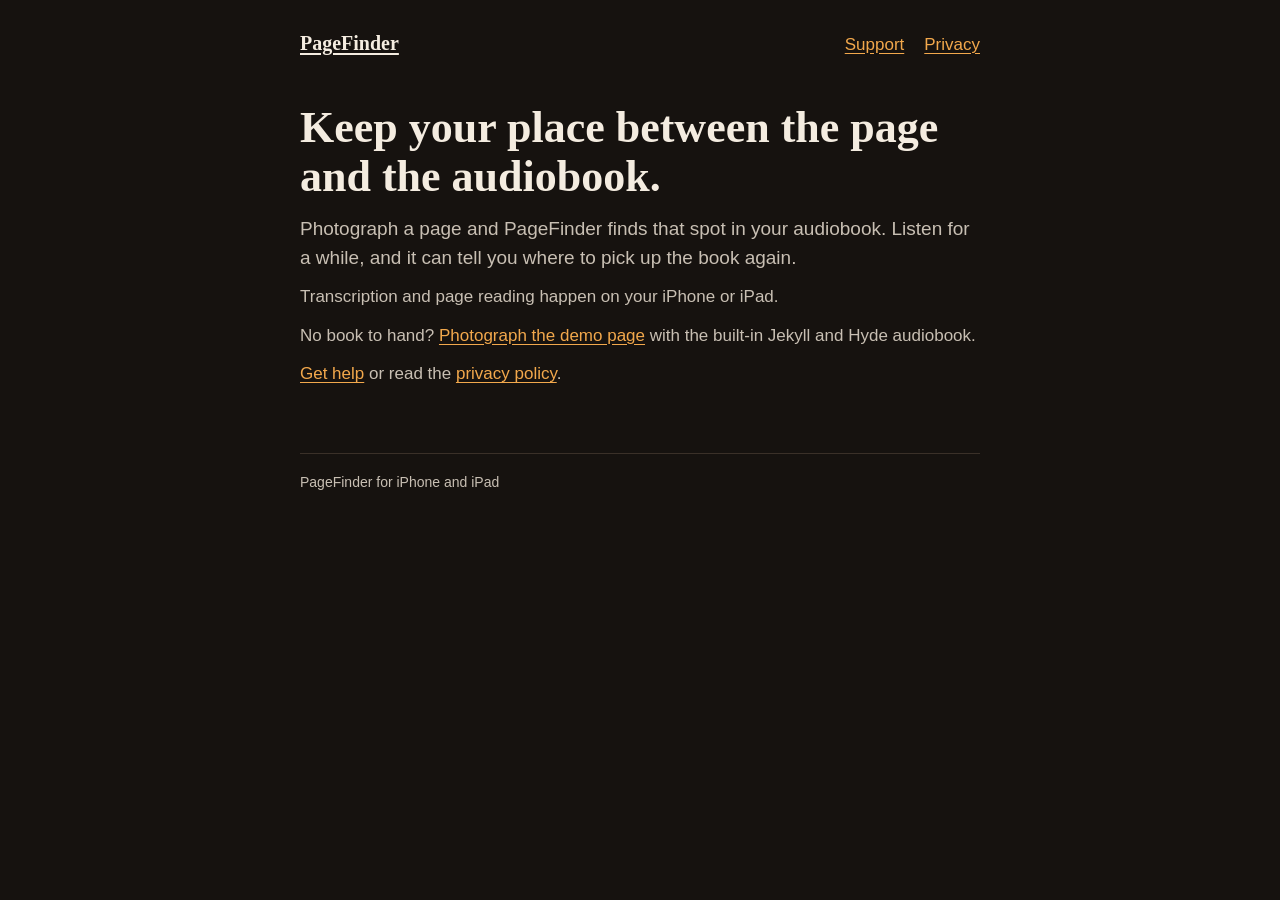
<file: index.html>
<!doctype html>
<html lang="en">
<head>
  <meta charset="utf-8">
  <meta name="viewport" content="width=device-width, initial-scale=1">
  <title>PageFinder</title>
  <meta name="description" content="PageFinder finds your place between a book and its audiobook on iPhone and iPad.">
  <link rel="stylesheet" href="styles.css">
</head>
<body>
  <header>
    <nav aria-label="Main">
      <a class="brand" href="index.html">PageFinder</a>
      <a href="support.html">Support</a>
      <a href="privacy.html">Privacy</a>
    </nav>
  </header>
  <main>
    <h1>Keep your place between the page and the audiobook.</h1>
    <p class="lead">Photograph a page and PageFinder finds that spot in your audiobook. Listen for a while, and it can tell you where to pick up the book again.</p>
    <p>Transcription and page reading happen on your iPhone or iPad.</p>
    <p>No book to hand? <a href="demo.html">Photograph the demo page</a> with the built-in Jekyll and Hyde audiobook.</p>
    <p><a href="support.html">Get help</a> or read the <a href="privacy.html">privacy policy</a>.</p>
  </main>
  <footer><p>PageFinder for iPhone and iPad</p></footer>
</body>
</html>
</file>
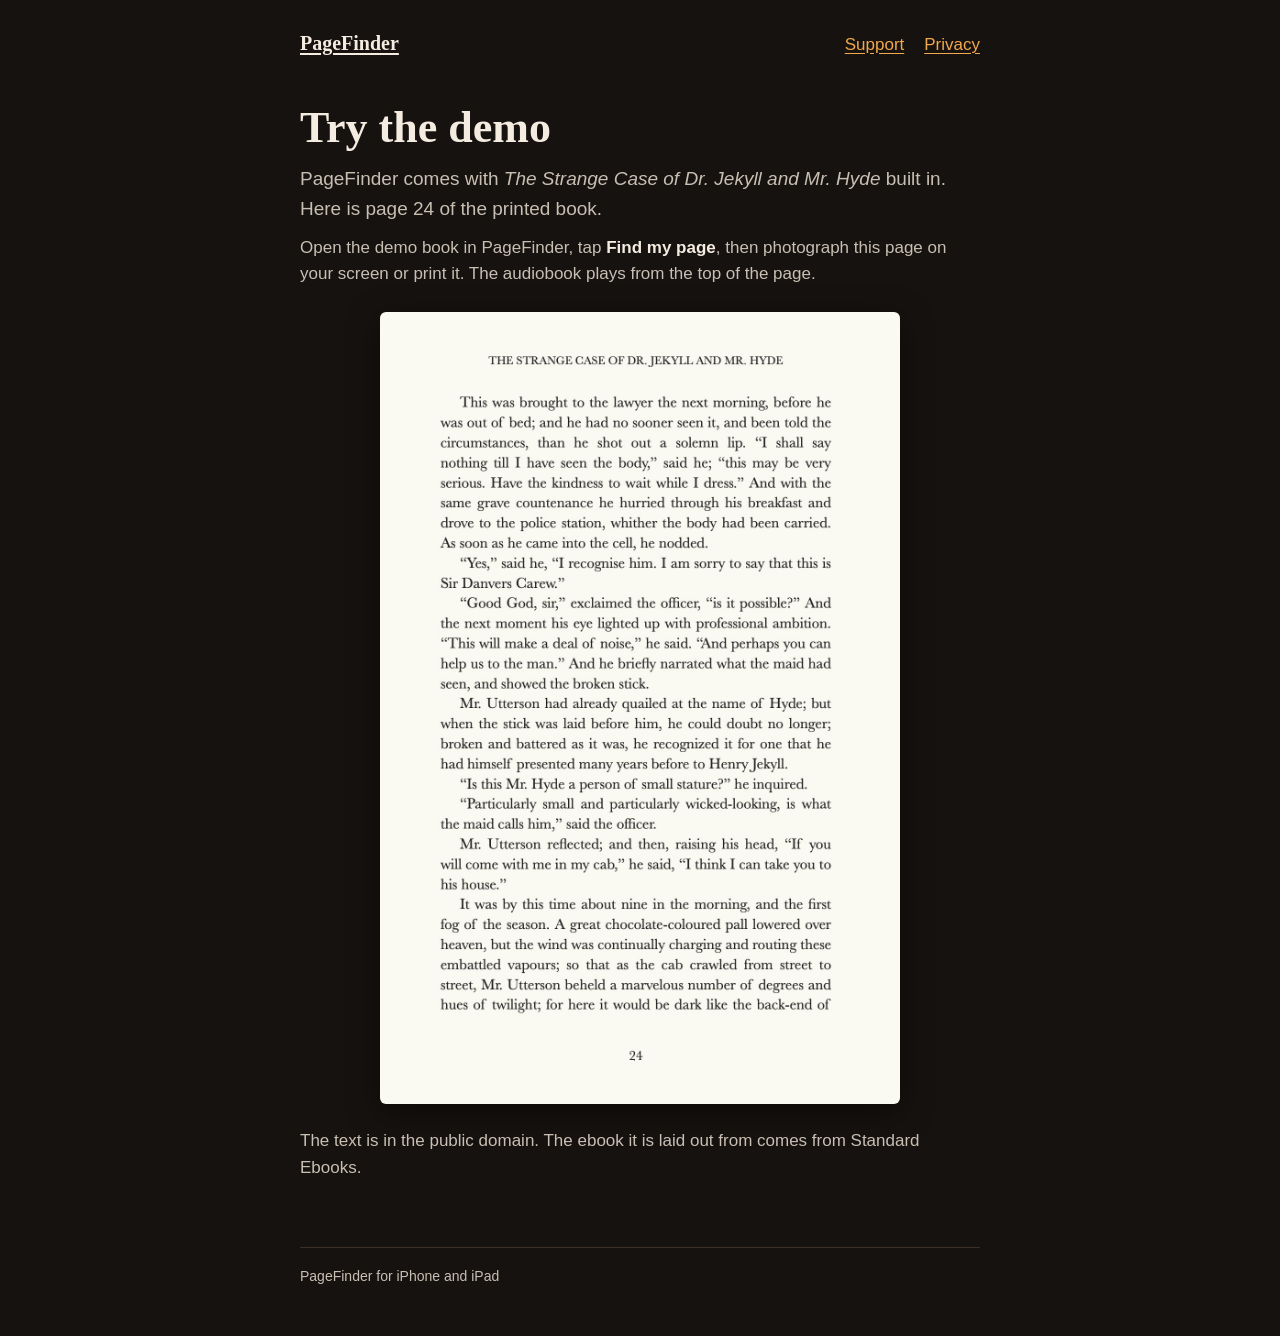
<file: demo.html>
<!doctype html>
<html lang="en">
<head>
  <meta charset="utf-8">
  <meta name="viewport" content="width=device-width, initial-scale=1">
  <title>PageFinder Demo Page</title>
  <meta name="description" content="Page 24 of Jekyll and Hyde, to photograph with PageFinder's built-in demo.">
  <link rel="stylesheet" href="styles.css">
  <style>
    .demo-page { display: block; width: min(100%, 520px); height: auto; margin: 24px auto; border-radius: 6px; box-shadow: 0 8px 30px rgba(0,0,0,.5); }
    @media print {
      header, footer, .no-print { display: none; }
      body { background: #fff; }
      main { padding: 0; }
      .demo-page { width: 100%; max-height: 100vh; object-fit: contain; margin: 0; box-shadow: none; border-radius: 0; }
    }
  </style>
</head>
<body>
  <header>
    <nav aria-label="Main">
      <a class="brand" href="index.html">PageFinder</a>
      <a href="support.html">Support</a>
      <a href="privacy.html">Privacy</a>
    </nav>
  </header>
  <main>
    <div class="no-print">
      <h1>Try the demo</h1>
      <p class="lead">PageFinder comes with <em>The Strange Case of Dr. Jekyll and Mr. Hyde</em> built in. Here is page 24 of the printed book.</p>
      <p>Open the demo book in PageFinder, tap <strong>Find my page</strong>, then photograph this page on your screen or print it. The audiobook plays from the top of the page.</p>
    </div>
    <img class="demo-page" src="demo-page-24.jpg" width="1134" height="1728"
         alt="Page 24 of The Strange Case of Dr. Jekyll and Mr. Hyde, laid out as a printed paperback.">
    <p class="no-print">The text is in the public domain. The ebook it is laid out from comes from Standard Ebooks.</p>
  </main>
  <footer><p>PageFinder for iPhone and iPad</p></footer>
</body>
</html>
</file>
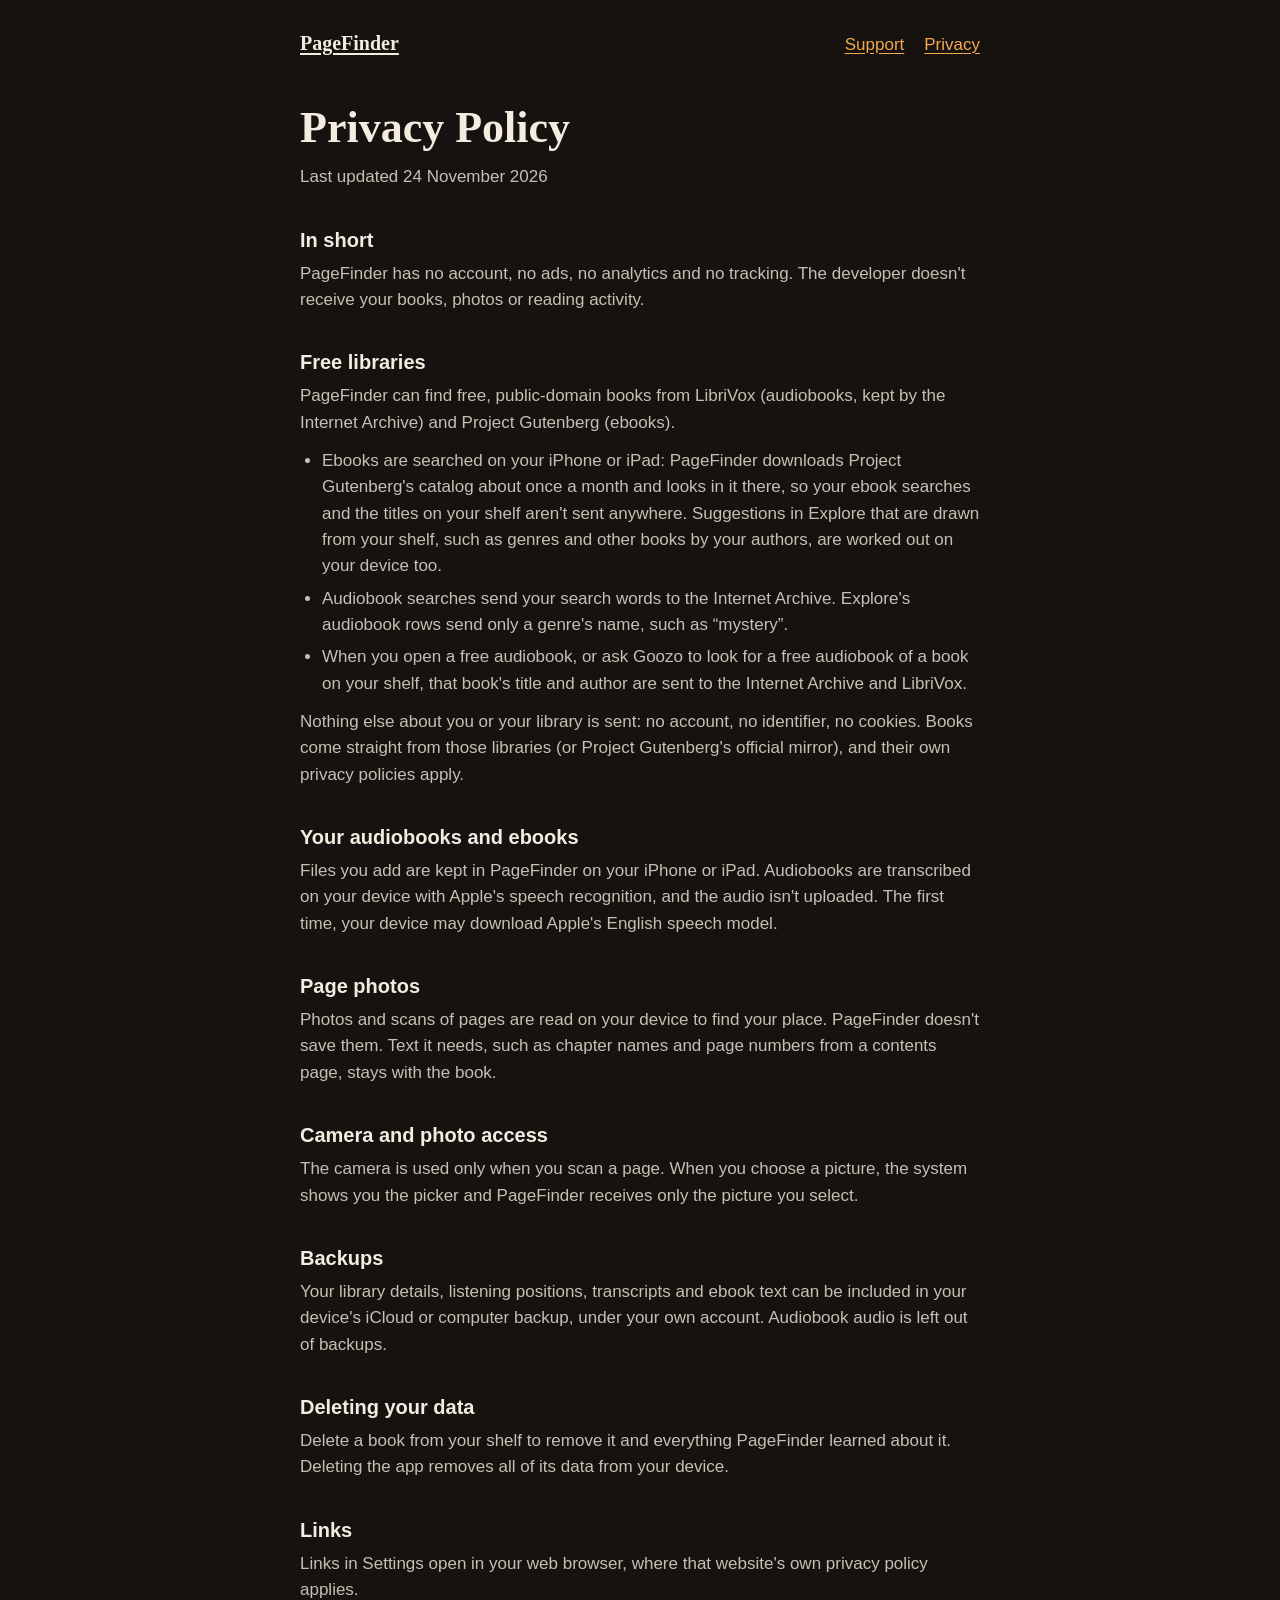
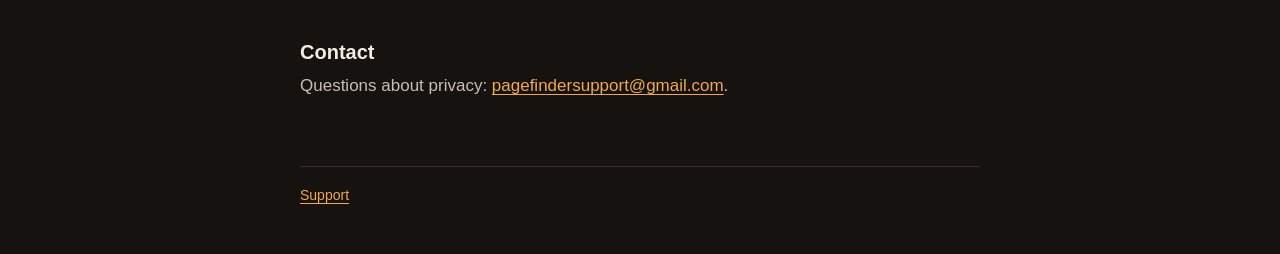
<file: privacy.html>
<!doctype html>
<html lang="en">
<head>
  <meta charset="utf-8">
  <meta name="viewport" content="width=device-width, initial-scale=1">
  <title>PageFinder Privacy Policy</title>
  <meta name="description" content="How PageFinder handles your books, photos and data.">
  <link rel="stylesheet" href="styles.css">
</head>
<body>
  <header>
    <nav aria-label="Main">
      <a class="brand" href="index.html">PageFinder</a>
      <a href="support.html">Support</a>
      <a href="privacy.html" aria-current="page">Privacy</a>
    </nav>
  </header>
  <main>
    <h1>Privacy Policy</h1>
    <p>Last updated 24 November 2026</p>

    <h2>In short</h2>
    <p>PageFinder has no account, no ads, no analytics and no tracking. The developer doesn't receive your books, photos or reading activity.</p>

    <h2>Free libraries</h2>
    <p>PageFinder can find free, public-domain books from LibriVox (audiobooks, kept by the Internet Archive) and Project Gutenberg (ebooks).</p>
    <ul>
      <li>Ebooks are searched on your iPhone or iPad: PageFinder downloads Project Gutenberg's catalog about once a month and looks in it there, so your ebook searches and the titles on your shelf aren't sent anywhere. Suggestions in Explore that are drawn from your shelf, such as genres and other books by your authors, are worked out on your device too.</li>
      <li>Audiobook searches send your search words to the Internet Archive. Explore's audiobook rows send only a genre's name, such as “mystery”.</li>
      <li>When you open a free audiobook, or ask Goozo to look for a free audiobook of a book on your shelf, that book's title and author are sent to the Internet Archive and LibriVox.</li>
    </ul>
    <p>Nothing else about you or your library is sent: no account, no identifier, no cookies. Books come straight from those libraries (or Project Gutenberg's official mirror), and their own privacy policies apply.</p>

    <h2>Your audiobooks and ebooks</h2>
    <p>Files you add are kept in PageFinder on your iPhone or iPad. Audiobooks are transcribed on your device with Apple's speech recognition, and the audio isn't uploaded. The first time, your device may download Apple's English speech model.</p>

    <h2>Page photos</h2>
    <p>Photos and scans of pages are read on your device to find your place. PageFinder doesn't save them. Text it needs, such as chapter names and page numbers from a contents page, stays with the book.</p>

    <h2>Camera and photo access</h2>
    <p>The camera is used only when you scan a page. When you choose a picture, the system shows you the picker and PageFinder receives only the picture you select.</p>

    <h2>Backups</h2>
    <p>Your library details, listening positions, transcripts and ebook text can be included in your device's iCloud or computer backup, under your own account. Audiobook audio is left out of backups.</p>

    <h2>Deleting your data</h2>
    <p>Delete a book from your shelf to remove it and everything PageFinder learned about it. Deleting the app removes all of its data from your device.</p>

    <h2>Links</h2>
    <p>Links in Settings open in your web browser, where that website's own privacy policy applies.</p>

    <h2>Contact</h2>
    <p>Questions about privacy: <a href="mailto:pagefindersupport@gmail.com?subject=PageFinder%20privacy">pagefindersupport@gmail.com</a>.</p>
  </main>
  <footer><p><a href="support.html">Support</a></p></footer>
</body>
</html>
</file>
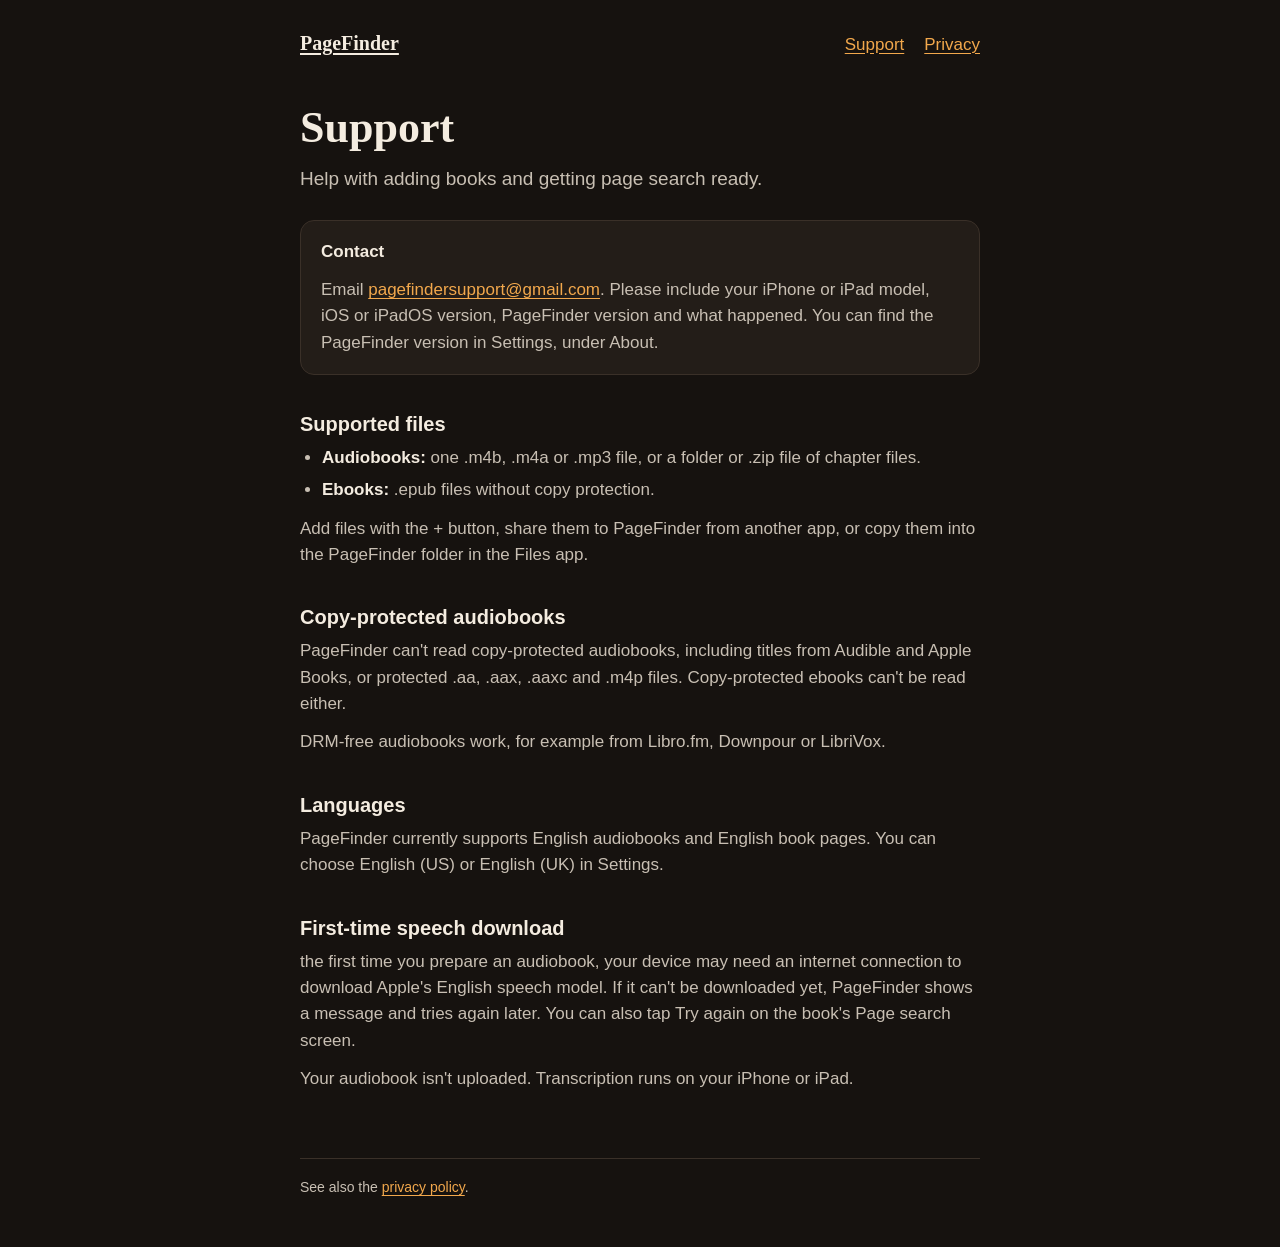
<file: support.html>
<!doctype html>
<html lang="en">
<head>
  <meta charset="utf-8">
  <meta name="viewport" content="width=device-width, initial-scale=1">
  <title>PageFinder Support</title>
  <meta name="description" content="Help and contact details for PageFinder.">
  <link rel="stylesheet" href="styles.css">
</head>
<body>
  <header>
    <nav aria-label="Main">
      <a class="brand" href="index.html">PageFinder</a>
      <a href="support.html" aria-current="page">Support</a>
      <a href="privacy.html">Privacy</a>
    </nav>
  </header>
  <main>
    <h1>Support</h1>
    <p class="lead">Help with adding books and getting page search ready.</p>

    <div class="contact">
      <p><strong>Contact</strong></p>
      <p>Email <a href="mailto:pagefindersupport@gmail.com?subject=PageFinder%20support">pagefindersupport@gmail.com</a>. Please include your iPhone or iPad model, iOS or iPadOS version, PageFinder version and what happened. You can find the PageFinder version in Settings, under About.</p>
    </div>

    <h2>Supported files</h2>
    <ul>
      <li><strong>Audiobooks:</strong> one .m4b, .m4a or .mp3 file, or a folder or .zip file of chapter files.</li>
      <li><strong>Ebooks:</strong> .epub files without copy protection.</li>
    </ul>
    <p>Add files with the + button, share them to PageFinder from another app, or copy them into the PageFinder folder in the Files app.</p>

    <h2>Copy-protected audiobooks</h2>
    <p>PageFinder can't read copy-protected audiobooks, including titles from Audible and Apple Books, or protected .aa, .aax, .aaxc and .m4p files. Copy-protected ebooks can't be read either.</p>
    <p>DRM-free audiobooks work, for example from Libro.fm, Downpour or LibriVox.</p>

    <h2>Languages</h2>
    <p>PageFinder currently supports English audiobooks and English book pages. You can choose English (US) or English (UK) in Settings.</p>

    <h2>First-time speech download</h2>
    <p>the first time you prepare an audiobook, your device may need an internet connection to download Apple's English speech model. If it can't be downloaded yet, PageFinder shows a message and tries again later. You can also tap Try again on the book's Page search screen.</p>
    <p>Your audiobook isn't uploaded. Transcription runs on your iPhone or iPad.</p>
  </main>
  <footer><p>See also the <a href="privacy.html">privacy policy</a>.</p></footer>
</body>
</html>
</file>
<file: styles.css>
:root {
  color-scheme: dark;
  --bg: #16120f;
  --surface: #231d18;
  --line: #3a3028;
  --text: #f4ece0;
  --dim: #c8bfb3;
  --accent: #f2a84c;
}

* { box-sizing: border-box; }

html { -webkit-text-size-adjust: 100%; }

body {
  margin: 0;
  background: var(--bg);
  color: var(--text);
  font: 17px/1.55 -apple-system, BlinkMacSystemFont, "Segoe UI", Roboto, Helvetica, Arial, sans-serif;
}

main, header, footer {
  width: min(100%, 720px);
  margin: 0 auto;
  padding-left: 20px;
  padding-right: 20px;
}

header { padding-top: 28px; }

nav { display: flex; flex-wrap: wrap; gap: 8px 20px; align-items: baseline; }

.brand { color: var(--text); font-family: Georgia, "Times New Roman", serif; font-size: 20px; font-weight: 700; margin-right: auto; }

main { padding-top: 44px; padding-bottom: 36px; }

h1 { margin: 0 0 12px; font: 700 clamp(32px, 7vw, 44px)/1.12 Georgia, "Times New Roman", serif; }

h2 { margin: 36px 0 8px; font-size: 20px; line-height: 1.3; }

p, ul { margin: 0 0 12px; color: var(--dim); }

ul { padding-left: 22px; }

li { margin-bottom: 6px; }

strong { color: var(--text); font-weight: 600; }

a { color: var(--accent); text-underline-offset: 3px; overflow-wrap: anywhere; }

a:focus-visible { outline: 2px solid var(--accent); outline-offset: 3px; border-radius: 2px; }

.lead { font-size: 19px; }

.contact { margin: 26px 0 8px; padding: 18px 20px; background: var(--surface); border: 1px solid var(--line); border-radius: 14px; }

.contact p:last-child { margin-bottom: 0; }

footer { padding-top: 18px; padding-bottom: 36px; color: var(--dim); font-size: 14px; }

footer p { border-top: 1px solid var(--line); padding-top: 18px; }
</file>
